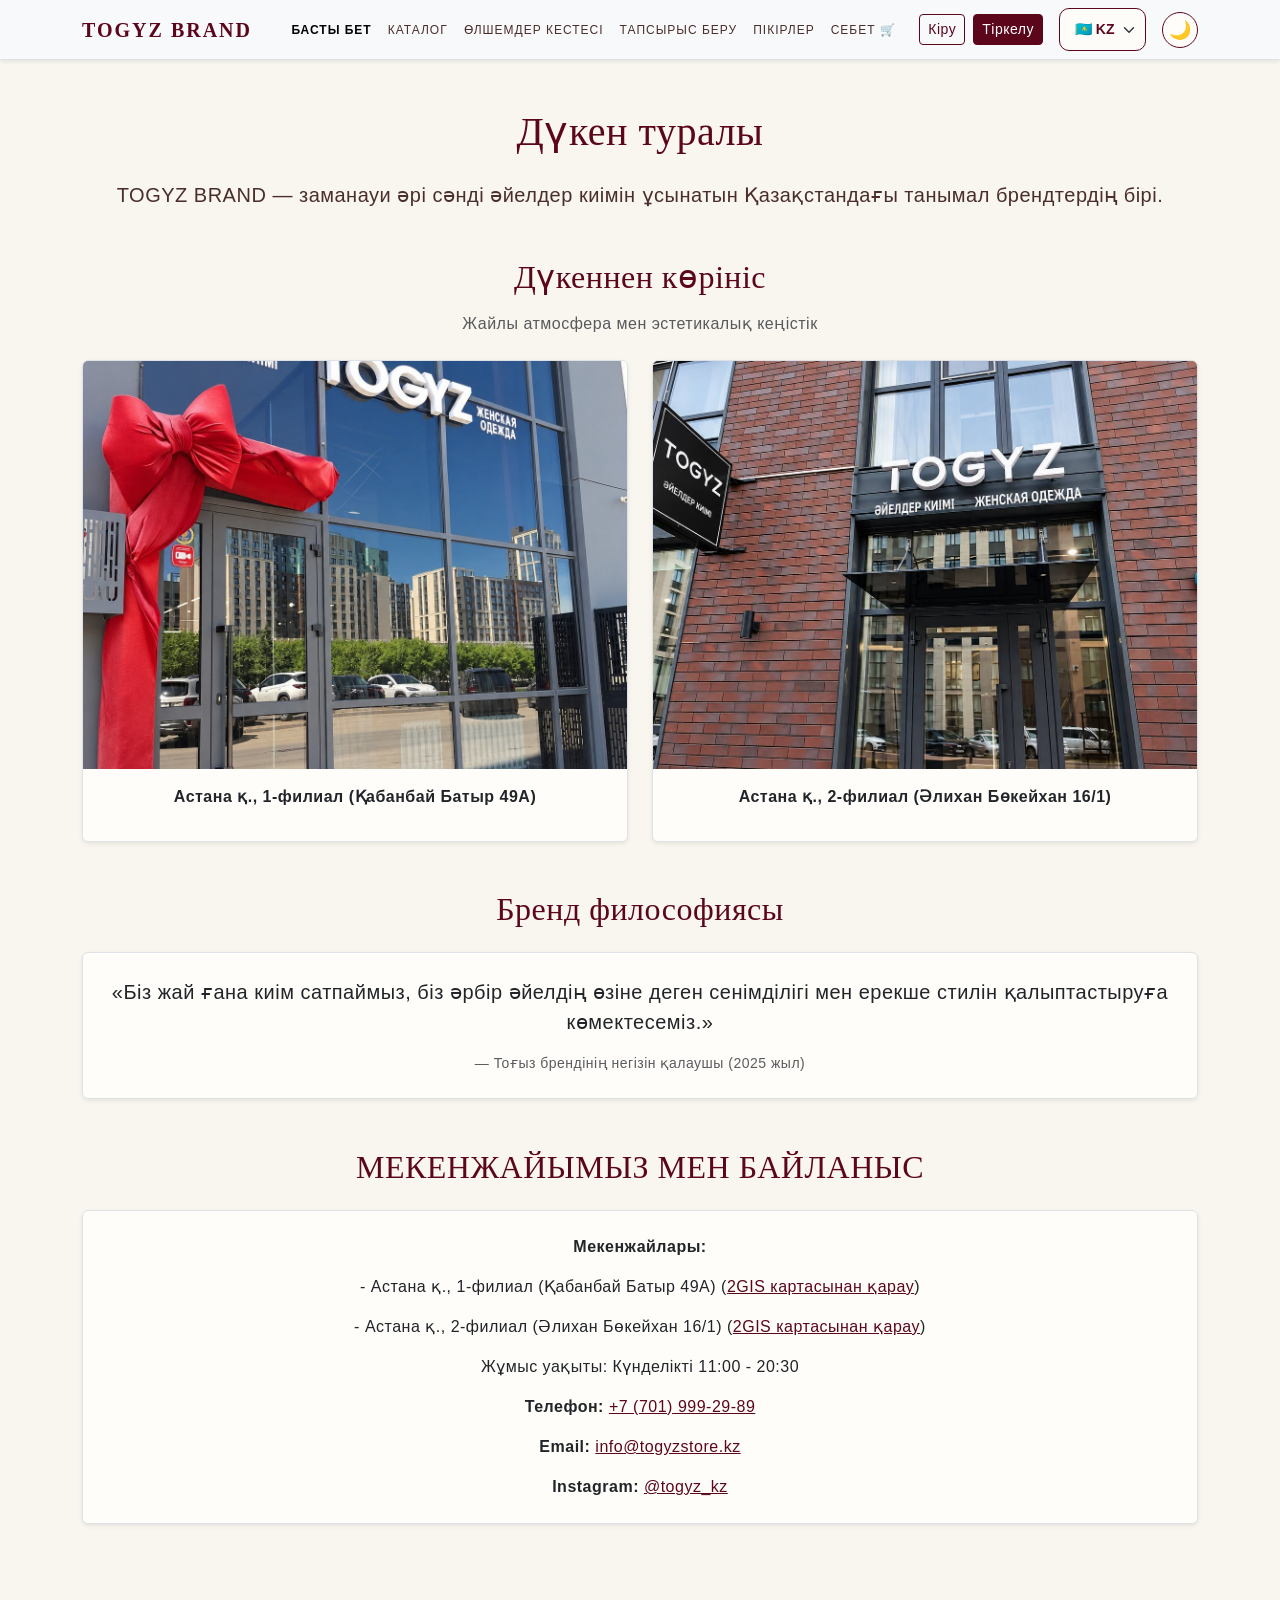
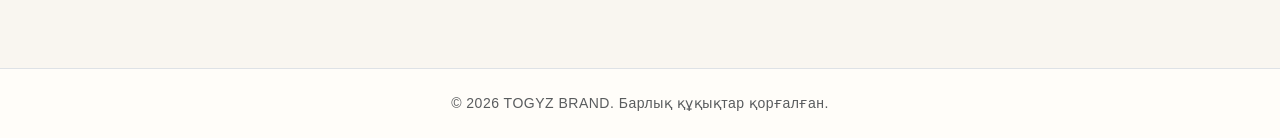
<file: index.html>
<!DOCTYPE html>
<html lang="kk">
<head>
    <meta charset="UTF-8">
    <meta name="viewport" content="width=device-width, initial-scale=1.0">
    <title>TOGYZ BRAND — Басты бет</title>
    <!-- Bootstrap 5.3.2 CDN -->
    <link href="https://cdn.jsdelivr.net/npm/bootstrap@5.3.2/dist/css/bootstrap.min.css" rel="stylesheet">
    <link rel="stylesheet" href="css/base.css">
    <link rel="stylesheet" href="css/dariya.css">
</head>
<body>

<!-- Navigation Bar -->
<nav class="navbar navbar-expand-lg bg-light border-bottom shadow-sm">
    <div class="container">
        <a class="navbar-brand fw-bold" href="index.html" style="color: #5C061C;">TOGYZ BRAND</a>
        <button class="navbar-toggler" type="button" data-bs-toggle="collapse" data-bs-target="#mainNavbar">
            <span class="navbar-toggler-icon"></span>
        </button>
        <div class="collapse navbar-collapse" id="mainNavbar">
            <ul class="navbar-nav mx-auto text-center">
                <li class="nav-item"><a class="nav-link active fw-bold" href="index.html" data-i18n="navHome">БАСТЫ БЕТ</a></li>
                <li class="nav-item"><a class="nav-link" href="catalog.html" data-i18n="navCatalog">КАТАЛОГ</a></li>
                <li class="nav-item"><a class="nav-link" href="size-guide.html" data-i18n="navSize">ӨЛШЕМДЕР КЕСТЕСІ</a></li>
                <li class="nav-item"><a class="nav-link" href="order.html" data-i18n="navOrder">ТАПСЫРЫС БЕРУ</a></li>
                <li class="nav-item"><a class="nav-link" href="reviews.html" data-i18n="navReviews">ПІКІРЛЕР</a></li>
                <li class="nav-item"><a class="nav-link" href="cart.html" data-i18n="navCart">СЕБЕТ 🛒</a></li>
            </ul>
            <div class="auth-buttons-container d-flex justify-content-center gap-2 mt-3 mt-lg-0 align-items-center">
                <a href="#login-modal" id="nav-login-btn" class="btn btn-outline-dark btn-sm" data-i18n="navLogin">Кіру</a>
                <a href="#signup-modal" id="nav-signup-btn" class="btn btn-dark btn-sm" data-i18n="navRegister">Тіркелу</a>
            </div>
        </div>
    </div>
</nav>

<main id="index-main-content">
    <div class="container py-5">
        <!-- ДҮКЕН ТУРАЛЫ -->
        <section id="introduction-section" class="mb-5">
            <h1 class="display-6 text-center mb-4" style="color: #5C061C;" data-i18n="aboutTitle">Дүкен туралы</h1>
            <p class="lead text-center" data-i18n="aboutDesc">
                <strong>TOGYZ BRAND</strong> — заманауи әрі сәнді әйелдер киімін ұсынатын Қазақстандағы танымал брендтердің бірі. Дүкен жинағында күнделікті киюге арналған ыңғайлы киімдерден бастап, кешкі жиындар мен салтанатты шараларға арналған сәнді көйлектер, костюмдер және сапалы аяқ киімдер бар.
            </p>
        </section>

        <!-- ДҮКЕННЕН КӨРІНІС -->
        <section id="store-view-section" class="mb-5">
            <h2 class="text-center mb-3" data-i18n="galleryTitle">Дүкеннен көрініс</h2>
            <p class="text-center text-body-secondary mb-4" data-i18n="gallerySubtitle">Жайлы атмосфера мен эстетикалық кеңістік</p>

            <div class="row g-4 justify-content-center" id="store-images-grid">
                <div class="col-12 col-md-6">
                    <figure class="card h-100 shadow-sm border">
                        <div class="ratio ratio-4x3">
                            <img src="images/togyz.png" class="card-img-top object-fit-cover" alt="Togyz 1">
                        </div>
                        <figcaption class="card-body text-center">
                            <p class="card-text mb-0 fw-bold" data-i18n="branch1">Астана қ., 1-филиал (Қабанбай Батыр 49А)</p>
                        </figcaption>
                    </figure>
                </div>
                <div class="col-12 col-md-6">
                    <figure class="card h-100 shadow-sm border">
                        <div class="ratio ratio-4x3">
                            <img src="images/togyz16.jpg" class="card-img-top object-fit-cover" alt="Togyz 2">
                        </div>
                        <figcaption class="card-body text-center">
                            <p class="card-text mb-0 fw-bold" data-i18n="branch2">Астана қ., 2-филиал (Әлихан Бөкейхан 16/1)</p>
                        </figcaption>
                    </figure>
                </div>
            </div>
        </section>

        <!-- БРЕНД ФИЛОСОФИЯСЫ -->
        <section id="philosophy-section" class="mb-5">
            <h2 class="text-center mb-4" data-i18n="philosophyTitle">Бренд философиясы</h2>
            <div class="card shadow-sm border">
                <div class="card-body text-center p-4">
                    <p class="lead mb-3" data-i18n="philosophyQuote">«Біз жай ғана киім сатпаймыз, біз әрбір әйелдің өзіне деген сенімділігі мен ерекше стилін қалыптастыруға көмектесеміз.»</p>
                    <p class="text-body-secondary small mb-0" data-i18n="philosophyAuthor">— Тоғыз брендінің негізін қалаушы (2025 жыл)</p>
                </div>
            </div>
        </section>

        <!-- МЕКЕНЖАЙЫМЫЗ МЕН БАЙЛАНЫС -->
        <section id="contact-info-section" class="contact-section mb-5">
            <h2 class="text-center mb-4" style="color: #5C061C;" data-i18n="contactTitle">МЕКЕНЖАЙЫМЫЗ МЕН БАЙЛАНЫС</h2>
            <div class="card shadow-sm border">
                <div class="card-body text-center p-4">
                    <p class="fw-bold" data-i18n="addressLabel">Мекенжайлары:</p>
                    <p>- <span data-i18n="branch1">Астана қ., 1-филиал (Қабанбай Батыр 49А)</span> (<a href="https://2gis.kz/astana/geo/70000001114635110" target="_blank" data-i18n="mapLink">2GIS картасынан қарау</a>)</p>
                    <p>- <span data-i18n="branch2">Астана қ., 2-филиал (Әлихан Бөкейхан 16/1)</span> (<a href="https://2gis.kz/astana/geo/70000001113373579" target="_blank" data-i18n="mapLink">2GIS картасынан қарау</a>)</p>
                    <p class="mt-3" data-i18n="workHours">Жұмыс уақыты: Күнделікті 11:00 - 20:30</p>
                    <p><strong data-i18n="phoneLabel">Телефон:</strong> <a href="tel:+77019992989">+7 (701) 999-29-89</a></p>
                    <p><strong>Email:</strong> <a href="mailto:info@togyzstore.kz">info@togyzstore.kz</a></p>
                    <p class="mb-0"><strong>Instagram:</strong> <a href="https://www.instagram.com/togyz_kz" target="_blank">@togyz_kz</a></p>
                </div>
            </div>
        </section>
    </div>
</main>

<footer class="container-fluid border-top text-center py-4 mt-5">
    <p class="small text-body-secondary mb-0" data-i18n="footerText">&copy; 2026 TOGYZ BRAND. Барлық құқықтар қорғалған.</p>
</footer>

<!-- Modals -->
<div id="login-modal" class="modal-overlay">
    <div class="modal-content">
        <a href="#" class="close-btn" id="close-login-btn">&times;</a>
        <h3 data-i18n="modalLoginTitle">Жүйеге кіру</h3>
        <form class="auth-form" id="index-login-form">
            <div class="form-group mb-2">
                <label for="login-email">Email:</label>
                <input type="email" id="login-email" class="form-control" required>
            </div>
            <div class="form-group mb-2">
                <label for="login-pass" data-i18n="labelPass">Құпия сөз:</label>
                <input type="password" id="login-pass" class="form-control" required>
            </div>
            <button type="submit" id="index-login-submit" class="btn btn-dark w-100 mt-2" data-i18n="navLogin">Кіру</button>
        </form>
    </div>
</div>

<div id="signup-modal" class="modal-overlay">
    <div class="modal-content">
        <a href="#" class="close-btn" id="close-signup-btn">&times;</a>
        <h3 data-i18n="modalSignupTitle">Тіркелу</h3>
        <form class="auth-form" id="index-signup-form">
            <div class="form-group mb-2">
                <label for="reg-name" data-i18n="labelName">Аты-жөні:</label>
                <input type="text" id="reg-name" class="form-control" required>
            </div>
            <div class="form-group mb-2">
                <label for="reg-email">Email:</label>
                <input type="email" id="reg-email" class="form-control" required>
            </div>
            <div class="form-group mb-2">
                <label for="reg-pass" data-i18n="labelPass">Құпия сөз:</label>
                <input type="password" id="reg-pass" class="form-control" required>
            </div>
            <button type="submit" id="index-signup-submit" class="btn btn-dark w-100 mt-2" data-i18n="navRegister">Тіркелу</button>
        </form>
    </div>
</div>

<script src="https://cdn.jsdelivr.net/npm/bootstrap@5.3.2/dist/js/bootstrap.bundle.min.js"></script>
<!-- jQuery 3.7.1 CDN -->
<script src="https://code.jquery.com/jquery-3.7.1.min.js"></script>
<script src="js/app-query.js" defer></script>
<script src="js/data.js" defer></script>
<script src="js/main.js" defer></script>
<script src="js/auth.js" defer></script>
<script src="js/home.js" defer></script>

</body>
</html>
</file>
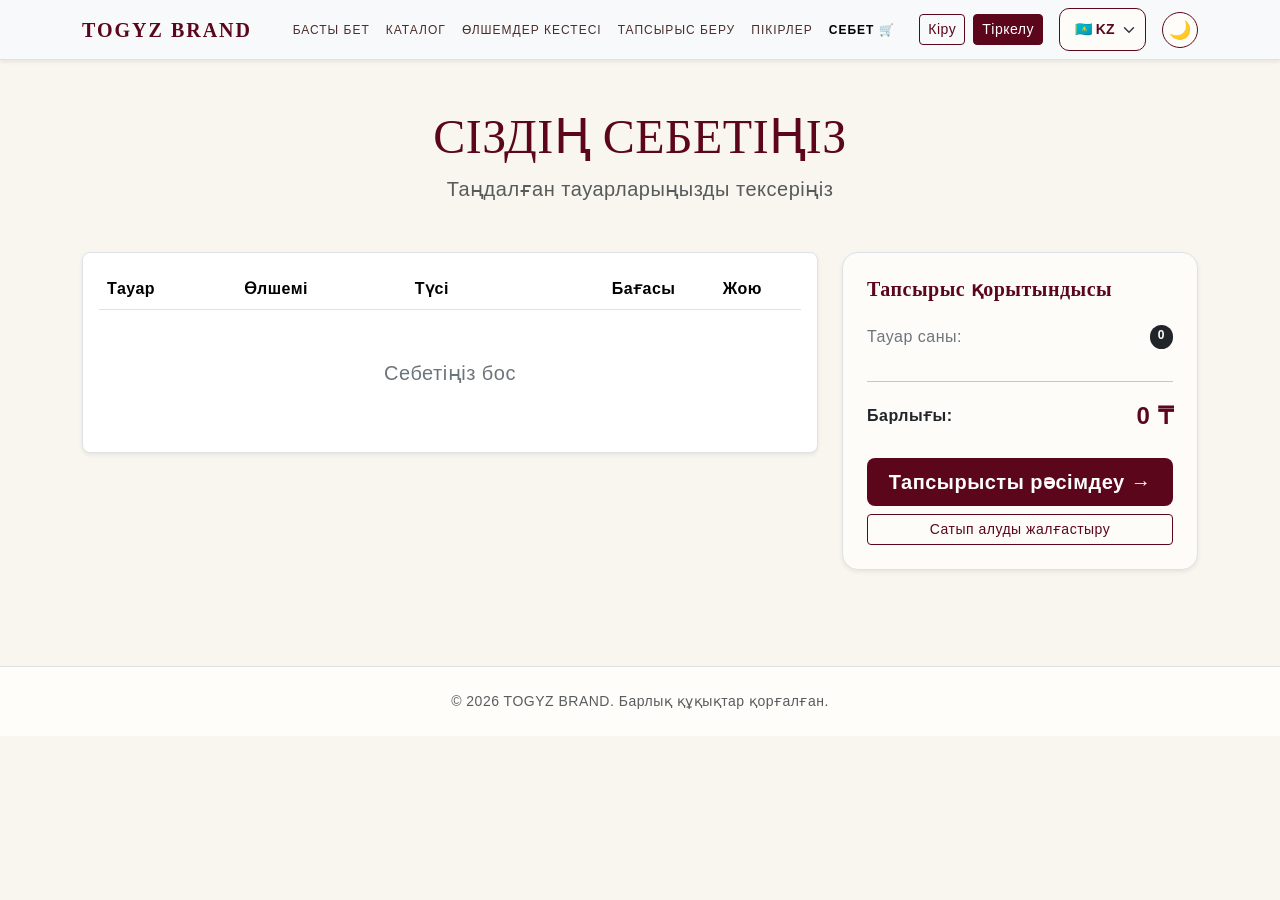
<file: cart.html>
<!DOCTYPE html>
<html lang="kk">
<head>
    <meta charset="UTF-8">
    <meta name="viewport" content="width=device-width, initial-scale=1.0">
    <title>Togyz - Себет</title>
    <!-- Bootstrap 5.3.2 CDN -->
    <link href="https://cdn.jsdelivr.net/npm/bootstrap@5.3.2/dist/css/bootstrap.min.css" rel="stylesheet">
    <link rel="stylesheet" href="css/base.css">
    <link rel="stylesheet" href="css/dariya.css">
</head>
<body>

<!-- Navigation Bar -->
<nav class="navbar navbar-expand-lg bg-light border-bottom shadow-sm">
    <div class="container">
        <a class="navbar-brand fw-bold" href="index.html" style="color: #5C061C;">TOGYZ BRAND</a>
        <button class="navbar-toggler" type="button" data-bs-toggle="collapse" data-bs-target="#mainNavbar">
            <span class="navbar-toggler-icon"></span>
        </button>
        <div class="collapse navbar-collapse" id="mainNavbar">
            <ul class="navbar-nav mx-auto text-center">
                <li class="nav-item"><a class="nav-link" href="index.html" data-i18n="navHome">БАСТЫ БЕТ</a></li>
                <li class="nav-item"><a class="nav-link" href="catalog.html" data-i18n="navCatalog">КАТАЛОГ</a></li>
                <li class="nav-item"><a class="nav-link" href="size-guide.html" data-i18n="navSize">ӨЛШЕМДЕР КЕСТЕСІ</a></li>
                <li class="nav-item"><a class="nav-link" href="order.html" data-i18n="navOrder">ТАПСЫРЫС БЕРУ</a></li>
                <li class="nav-item"><a class="nav-link" href="reviews.html" data-i18n="navReviews">ПІКІРЛЕР</a></li>
                <li class="nav-item"><a class="nav-link active fw-bold" href="cart.html" data-i18n="navCart">СЕБЕТ 🛒</a></li>
            </ul>
            <div class="auth-buttons-container d-flex justify-content-center gap-2 mt-3 mt-lg-0 align-items-center">
                <a href="#login-modal" id="nav-login-btn" class="btn btn-outline-dark btn-sm" data-i18n="navLogin">Кіру</a>
                <a href="#signup-modal" id="nav-signup-btn" class="btn btn-dark btn-sm" data-i18n="navRegister">Тіркелу</a>
            </div>
        </div>
    </div>
</nav>

<main class="container py-5" id="cart-main-container">
    <h1 class="display-5 text-center mb-2" style="color: #5C061C; font-family: serif;" data-i18n="cartTitle">СІЗДІҢ СЕБЕТІҢІЗ</h1>
    <p class="lead text-center text-body-secondary mb-5" data-i18n="cartSub">Таңдалған тауарларыңызды тексеріңіз</p>

    <div class="row g-4">
        <!-- Таблица товаров -->
        <div class="col-12 col-lg-8">
            <div class="table-responsive shadow-sm rounded-3 border bg-white p-3">
                <table class="table align-middle mb-0">
                    <thead>
                        <tr>
                            <th data-i18n="thProduct">Тауар</th>
                            <th data-i18n="thSize">Size</th>
                            <th data-i18n="thColor">Түсі</th>
                            <th class="text-end" data-i18n="thPrice">Бағасы</th>
                            <th class="text-center" data-i18n="thDelete">Жою</th>
                        </tr>
                    </thead>
                    <tbody id="cart-items-list">
                        <!-- Динамические товары -->
                    </tbody>
                </table>
                <div id="empty-cart-message" class="text-center py-5 d-none">
                    <p class="fs-5 text-secondary mb-0" data-i18n="cartEmptyMsg">Себетіңіз бос</p>
                </div>
            </div>
        </div>

        <!-- Итоговый блок -->
        <div class="col-12 col-lg-4">
            <div class="card shadow-sm border p-4 rounded-4" style="background-color: #FDFCF9;">
                <h2 class="h5 fw-bold mb-4" style="color: #5C061C;" data-i18n="summaryTitle">Тапсырыс қорытындысы</h2>
                
                <div class="d-flex justify-content-between mb-3">
                    <span class="text-secondary" data-i18n="summaryItemCount">Тауар саны:</span>
                    <span id="cart-item-count" class="badge text-bg-dark rounded-pill px-2 py-1">0</span>
                </div>

                <hr class="my-3">

                <div class="d-flex justify-content-between mb-4 align-items-center">
                    <span class="fw-bold fs-6" data-i18n="summaryTotal">Барлығы:</span>
                    <span id="cart-total-price" class="fw-bold fs-4" style="color: #5C061C;">0 ₸</span>
                </div>

                <div class="d-grid gap-2">
                    <a href="order.html" class="btn btn-lg fw-semibold text-white py-2" style="background-color: #5C061C;" data-i18n="btnCheckout">
                        Тапсырысты рәсімдеу →
                    </a>
                    <a href="catalog.html" class="btn btn-outline-dark btn-sm" data-i18n="btnContinueShopping">
                        Сатып алуды жалғастыру
                    </a>
                </div>
            </div>
        </div>
    </div>
</main>

<footer class="container-fluid border-top text-center py-4 mt-5">
    <p class="small text-body-secondary mb-0" data-i18n="footerText">&copy; 2026 TOGYZ BRAND. Барлық құқықтар қорғалған.</p>
</footer>

<!-- Modals -->
<div id="login-modal" class="modal-overlay">
    <div class="modal-content">
        <a href="#" class="close-btn" id="close-login-btn">&times;</a>
        <h3 data-i18n="modalLoginTitle">Жүйеге кіру</h3>
        <form class="auth-form" id="cart-login-form">
            <div class="form-group mb-2">
                <label for="login-email">Email:</label>
                <input type="email" id="login-email" class="form-control" required>
            </div>
            <div class="form-group mb-2">
                <label for="login-pass" data-i18n="labelPass">Құпия сөз:</label>
                <input type="password" id="login-pass" class="form-control" required>
            </div>
            <button type="submit" id="cart-login-submit" class="btn btn-dark w-100 mt-2" data-i18n="navLogin">Кіру</button>
        </form>
    </div>
</div>

<div id="signup-modal" class="modal-overlay">
    <div class="modal-content">
        <a href="#" class="close-btn" id="close-signup-btn">&times;</a>
        <h3 data-i18n="modalSignupTitle">Тіркелу</h3>
        <form class="auth-form" id="cart-signup-form">
            <div class="form-group mb-2">
                <label for="reg-name" data-i18n="labelName">Аты-жөні:</label>
                <input type="text" id="reg-name" class="form-control" required>
            </div>
            <div class="form-group mb-2">
                <label for="reg-email">Email:</label>
                <input type="email" id="reg-email" class="form-control" required>
            </div>
            <div class="form-group mb-2">
                <label for="reg-pass" data-i18n="labelPass">Құпия сөз:</label>
                <input type="password" id="reg-pass" class="form-control" required>
            </div>
            <button type="submit" id="cart-signup-submit" class="btn btn-dark w-100 mt-2" data-i18n="navRegister">Тіркелу</button>
        </form>
    </div>
</div>

<script src="https://cdn.jsdelivr.net/npm/bootstrap@5.3.2/dist/js/bootstrap.bundle.min.js"></script>
<script src="https://code.jquery.com/jquery-3.7.1.min.js"></script>
<script src="js/app-query.js" defer></script>
<script src="js/data.js" defer></script>
<script src="js/main.js" defer></script>
<script src="js/cart.js" defer></script>
<script src="js/auth.js" defer></script>

</body>
</html>
</file>
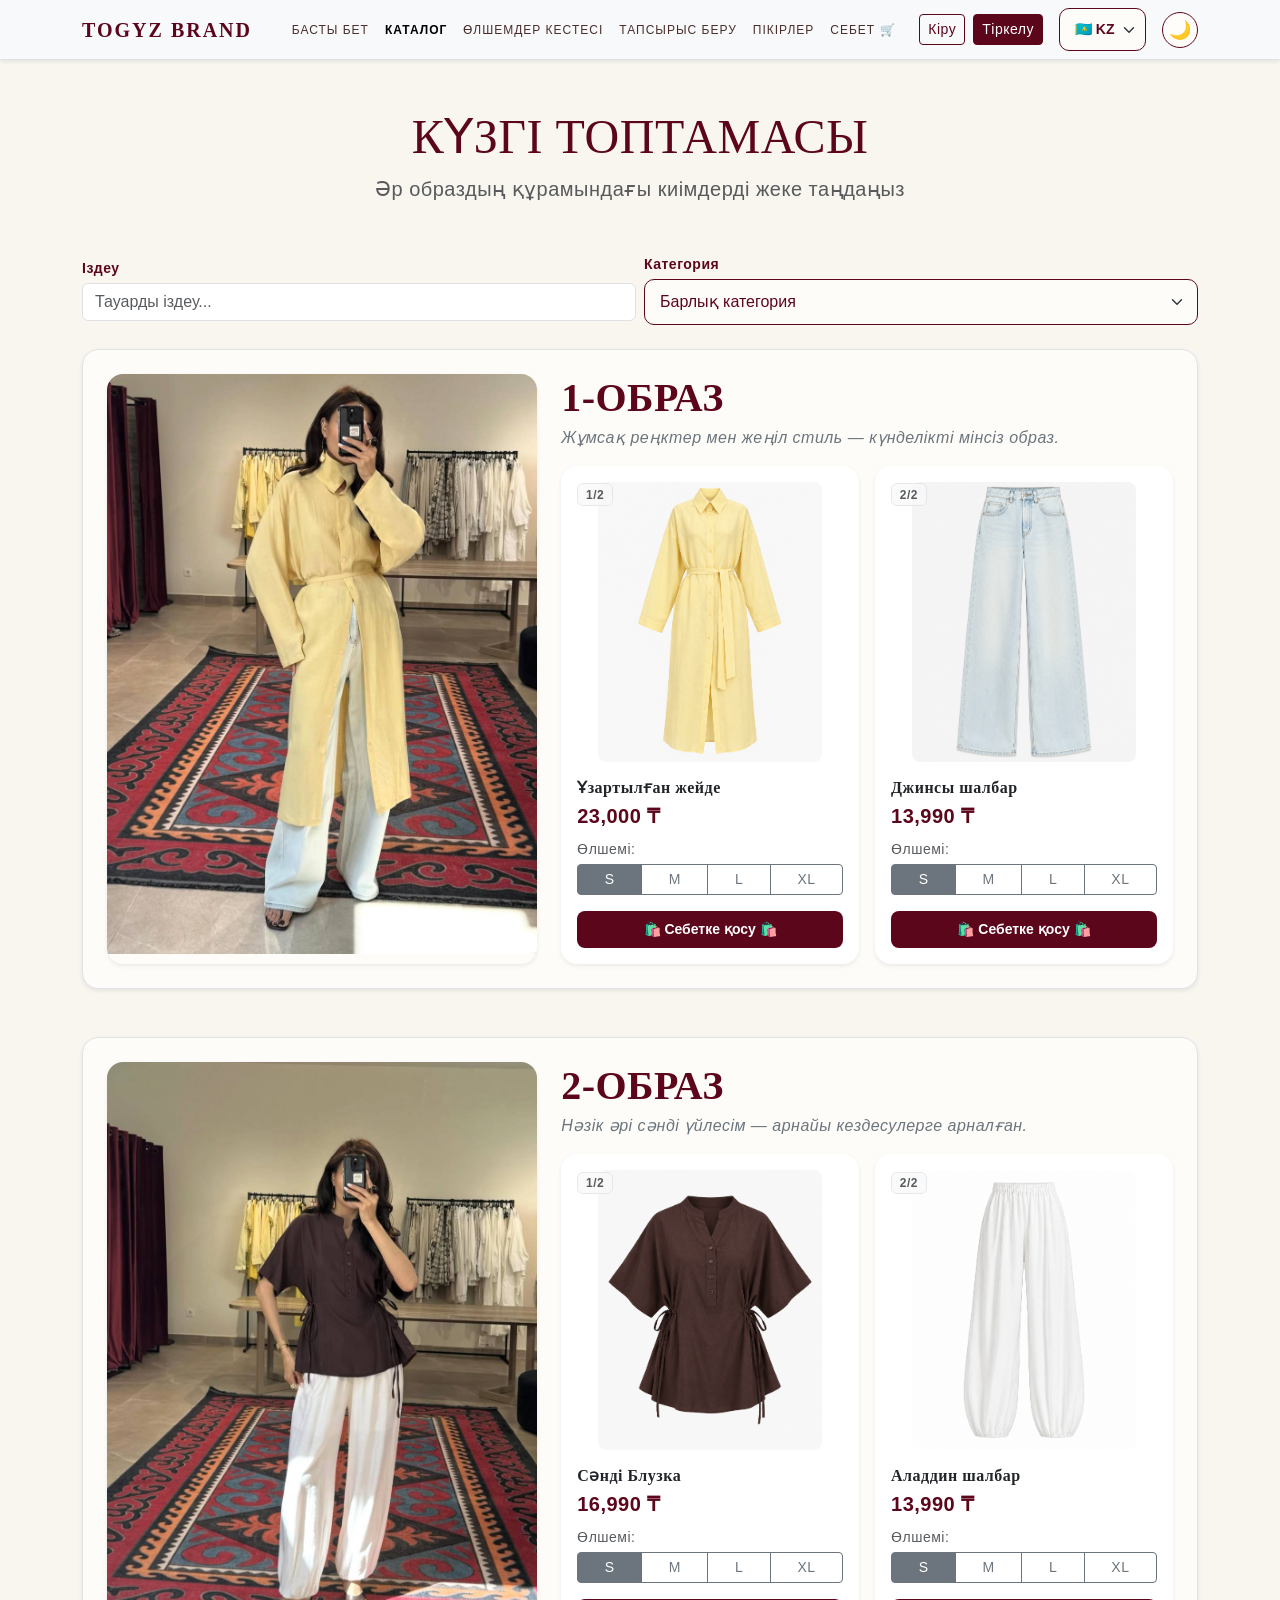
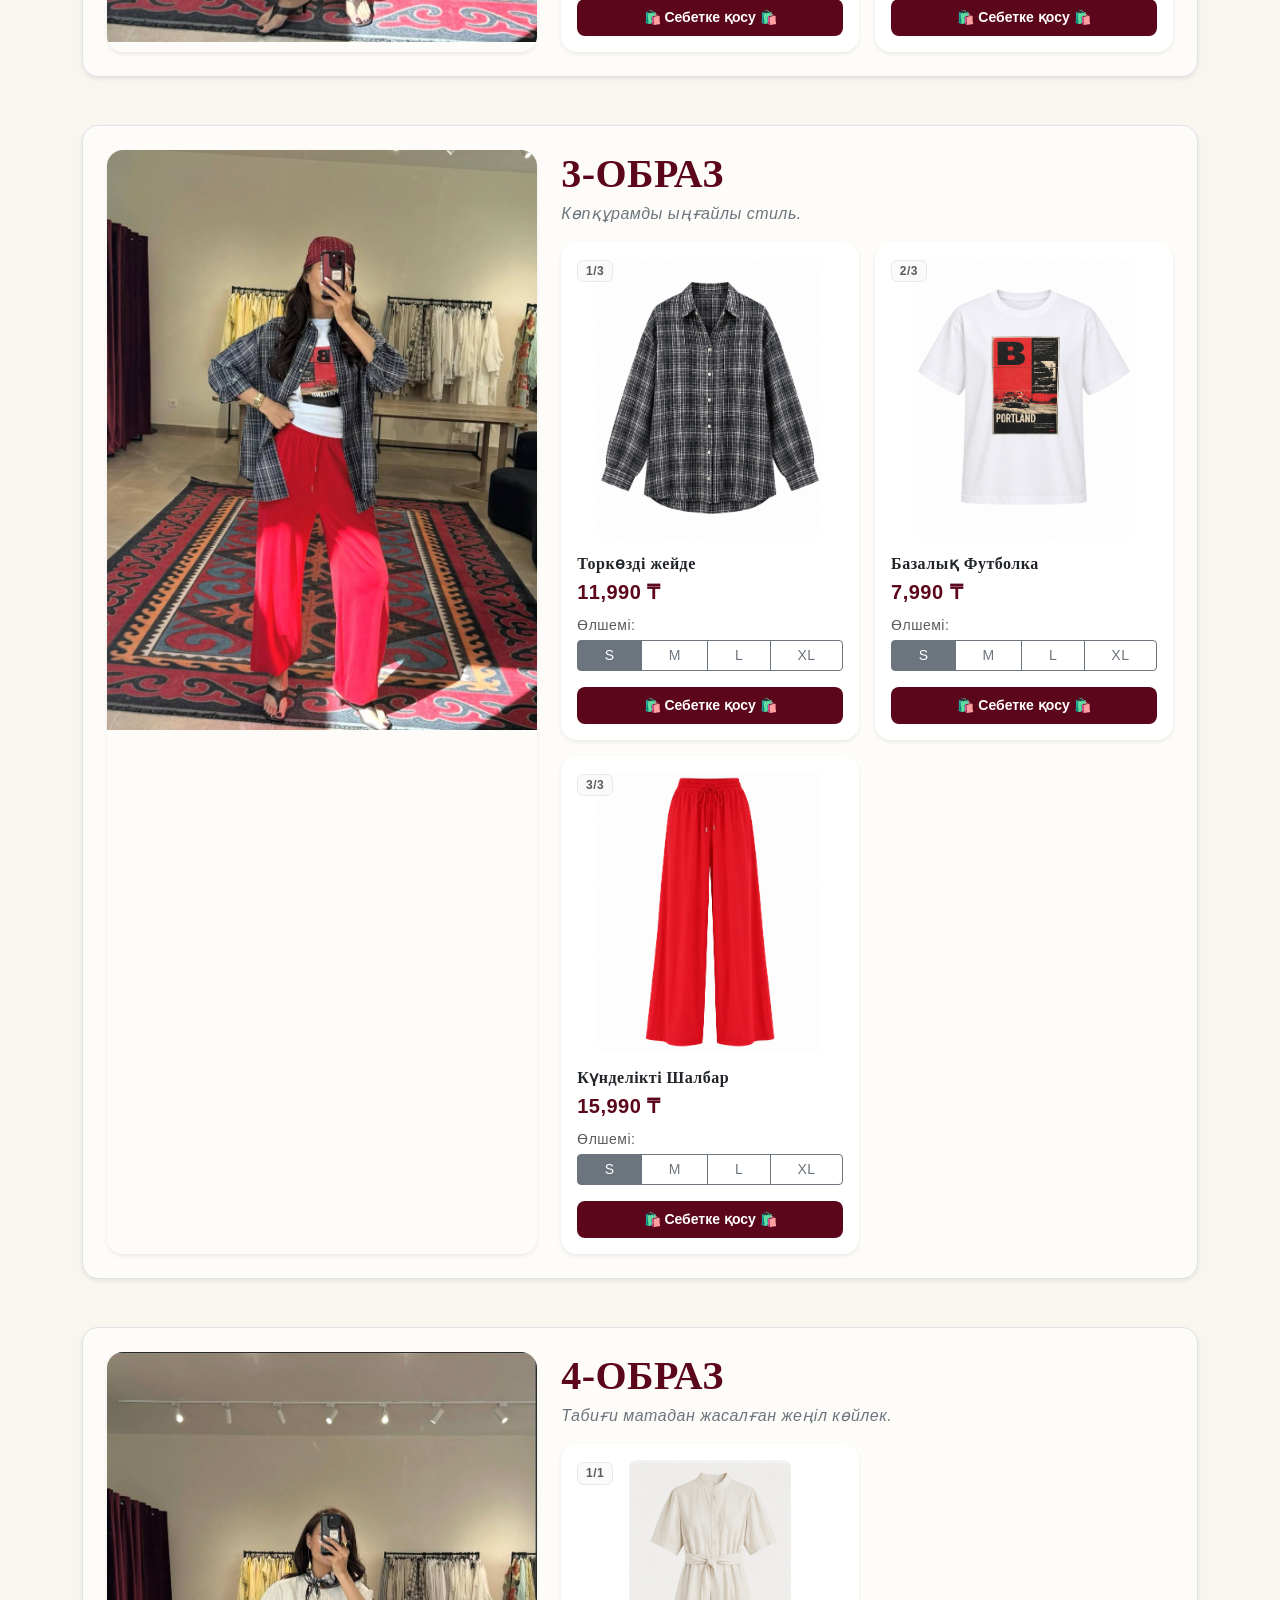
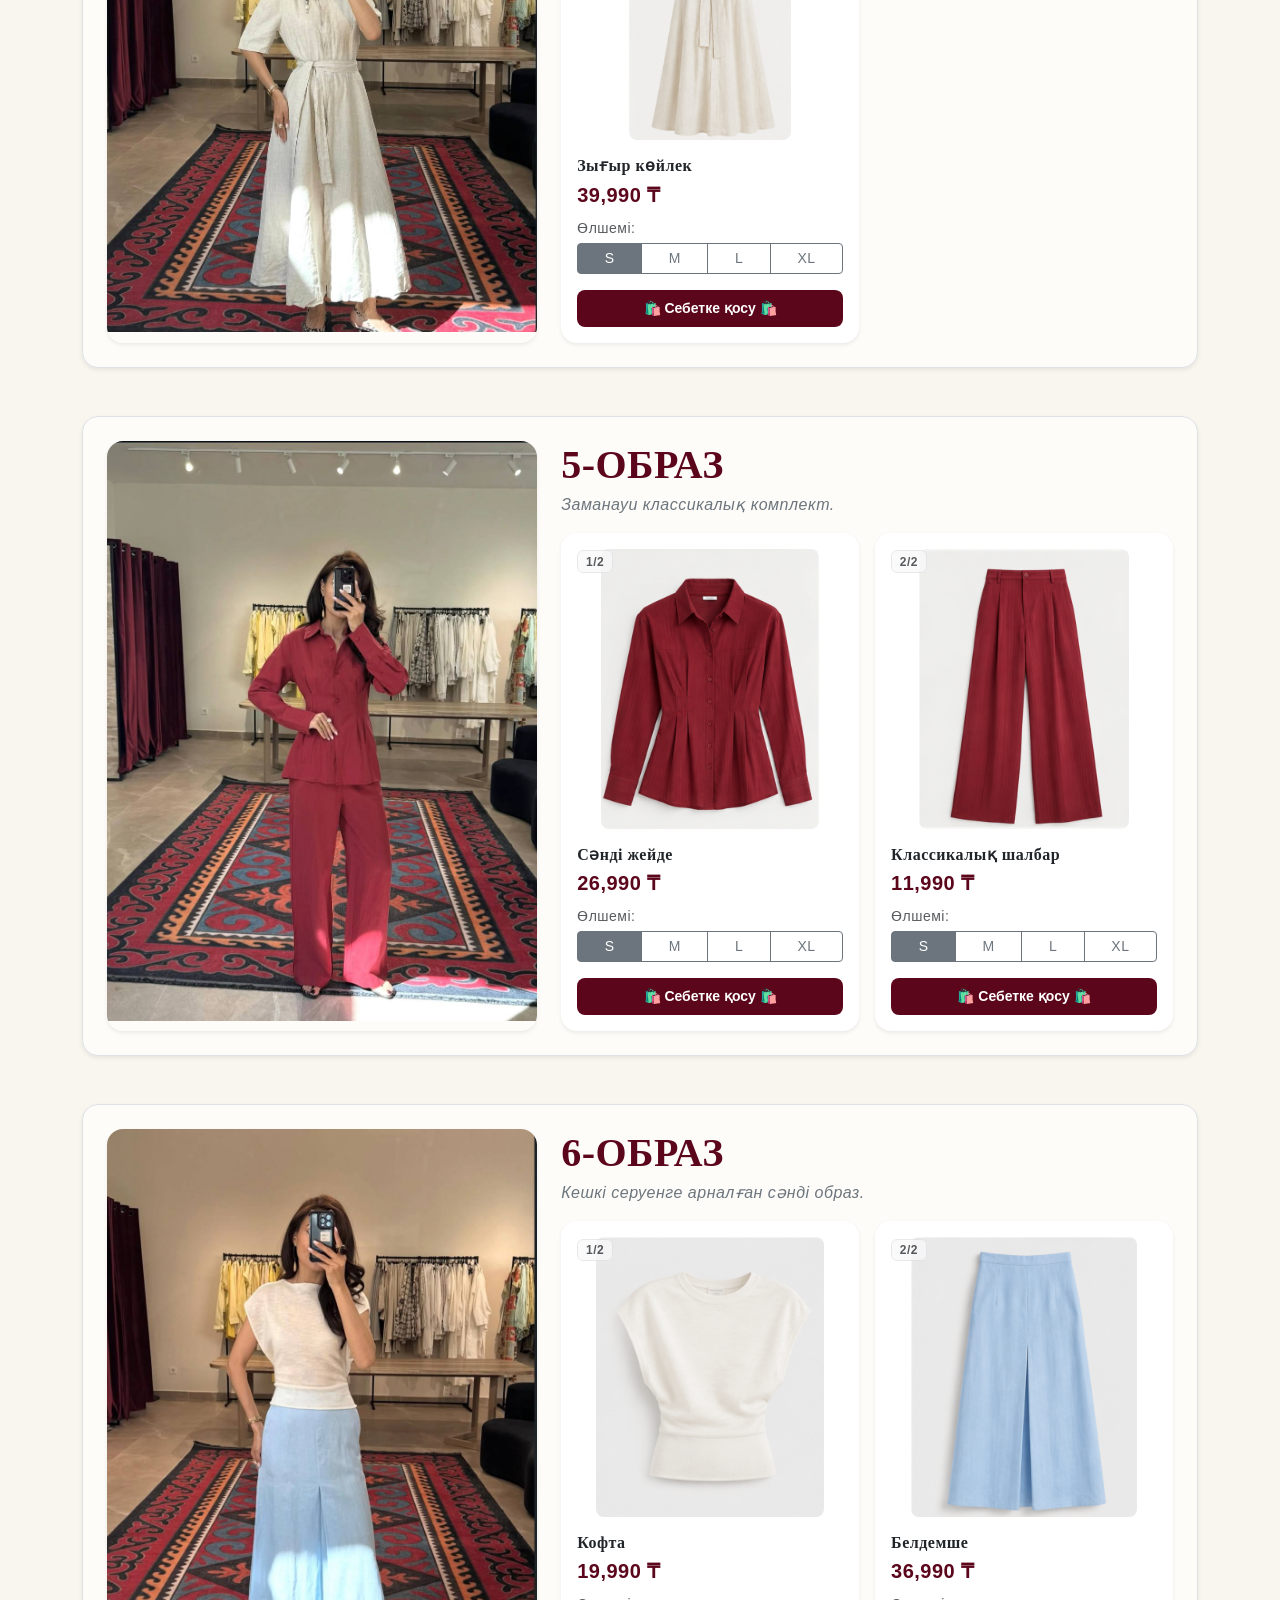
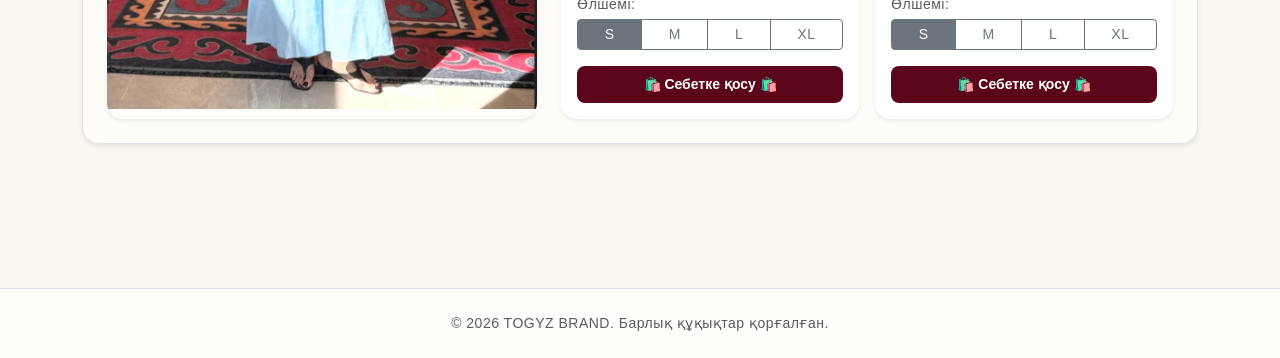
<file: catalog.html>
<!DOCTYPE html>
<html lang="kk">
<head>
    <meta charset="UTF-8">
    <meta name="viewport" content="width=device-width, initial-scale=1.0">
    <title>Togyz - Киім Каталогы</title>
    <!-- Bootstrap 5.3.2 CDN -->
    <link href="https://cdn.jsdelivr.net/npm/bootstrap@5.3.2/dist/css/bootstrap.min.css" rel="stylesheet">
    <link rel="stylesheet" href="css/base.css">
    <link rel="stylesheet" href="css/dariya.css">
</head>
<body>

<!-- Navigation Bar -->
<nav class="navbar navbar-expand-lg bg-light border-bottom shadow-sm">
    <div class="container">
        <a class="navbar-brand fw-bold" href="index.html" style="color: #5C061C;">TOGYZ BRAND</a>
        <button class="navbar-toggler" type="button" data-bs-toggle="collapse" data-bs-target="#mainNavbar">
            <span class="navbar-toggler-icon"></span>
        </button>
        <div class="collapse navbar-collapse" id="mainNavbar">
            <ul class="navbar-nav mx-auto text-center">
                <li class="nav-item"><a class="nav-link" href="index.html" data-i18n="navHome">БАСТЫ БЕТ</a></li>
                <li class="nav-item"><a class="nav-link active fw-bold" href="catalog.html" data-i18n="navCatalog">КАТАЛОГ</a></li>
                <li class="nav-item"><a class="nav-link" href="size-guide.html" data-i18n="navSize">ӨЛШЕМДЕР КЕСТЕСІ</a></li>
                <li class="nav-item"><a class="nav-link" href="order.html" data-i18n="navOrder">ТАПСЫРЫС БЕРУ</a></li>
                <li class="nav-item"><a class="nav-link" href="reviews.html" data-i18n="navReviews">ПІКІРЛЕР</a></li>
                <li class="nav-item"><a class="nav-link" href="cart.html" data-i18n="navCart">СЕБЕТ 🛒</a></li>
            </ul>
            <div class="auth-buttons-container d-flex justify-content-center gap-2 mt-3 mt-lg-0 align-items-center">
                <a href="#login-modal" id="nav-login-btn" class="btn btn-outline-dark btn-sm" data-i18n="navLogin">Кіру</a>
                <a href="#signup-modal" id="nav-signup-btn" class="btn btn-dark btn-sm" data-i18n="navRegister">Тіркелу</a>
            </div>
        </div>
    </div>
</nav>

<main class="container py-5" id="catalog-main-container">
    <section id="collection" class="mb-5">
        <h1 class="display-5 text-center mb-2" style="color: #5C061C; font-family: serif;" data-i18n="catalogMainTitle">AUTUMN COLLECTION</h1>
        <p class="lead text-center text-body-secondary mb-5" data-i18n="catalogSubTitle">Shop individual pieces from each outfit</p>

        <!-- Shop the Look Cards Container -->
        <div id="product-grid-container"></div>
    </section>
</main>

<footer class="container-fluid border-top text-center py-4 mt-5">
    <p class="small text-body-secondary mb-0" data-i18n="footerText">&copy; 2026 TOGYZ BRAND. Барлық құқықтар қорғалған.</p>
</footer>

<!-- Modals -->
<div id="login-modal" class="modal-overlay">
    <div class="modal-content">
        <a href="#" class="close-btn" id="close-login-btn">&times;</a>
        <h3 data-i18n="modalLoginTitle">Жүйеге кіру</h3>
        <form class="auth-form" id="catalog-login-form">
            <div class="form-group mb-2">
                <label for="login-email">Email:</label>
                <input type="email" id="login-email" class="form-control" required>
            </div>
            <div class="form-group mb-2">
                <label for="login-pass" data-i18n="labelPass">Құпия сөз:</label>
                <input type="password" id="login-pass" class="form-control" required>
            </div>
            <button type="submit" id="catalog-login-submit" class="btn btn-dark w-100 mt-2" data-i18n="navLogin">Кіру</button>
        </form>
    </div>
</div>

<div id="signup-modal" class="modal-overlay">
    <div class="modal-content">
        <a href="#" class="close-btn" id="close-signup-btn">&times;</a>
        <h3 data-i18n="modalSignupTitle">Тіркелу</h3>
        <form class="auth-form" id="catalog-signup-form">
            <div class="form-group mb-2">
                <label for="reg-name" data-i18n="labelName">Аты-жөні:</label>
                <input type="text" id="reg-name" class="form-control" required>
            </div>
            <div class="form-group mb-2">
                <label for="reg-email">Email:</label>
                <input type="email" id="reg-email" class="form-control" required>
            </div>
            <div class="form-group mb-2">
                <label for="reg-pass" data-i18n="labelPass">Құпия сөз:</label>
                <input type="password" id="reg-pass" class="form-control" required>
            </div>
            <button type="submit" id="catalog-signup-submit" class="btn btn-dark w-100 mt-2" data-i18n="navRegister">Тіркелу</button>
        </form>
    </div>
</div>

<script src="https://cdn.jsdelivr.net/npm/bootstrap@5.3.2/dist/js/bootstrap.bundle.min.js"></script>
<!-- jQuery 3.7.1 CDN -->
<script src="https://code.jquery.com/jquery-3.7.1.min.js"></script>
<script src="js/app-query.js" defer></script>
<script src="js/data.js" defer></script>
<script src="js/main.js" defer></script>
<script src="js/catalog.js" defer></script>
<script src="js/cart.js" defer></script>
<script src="js/auth.js" defer></script>
</body>
</html>
</file>
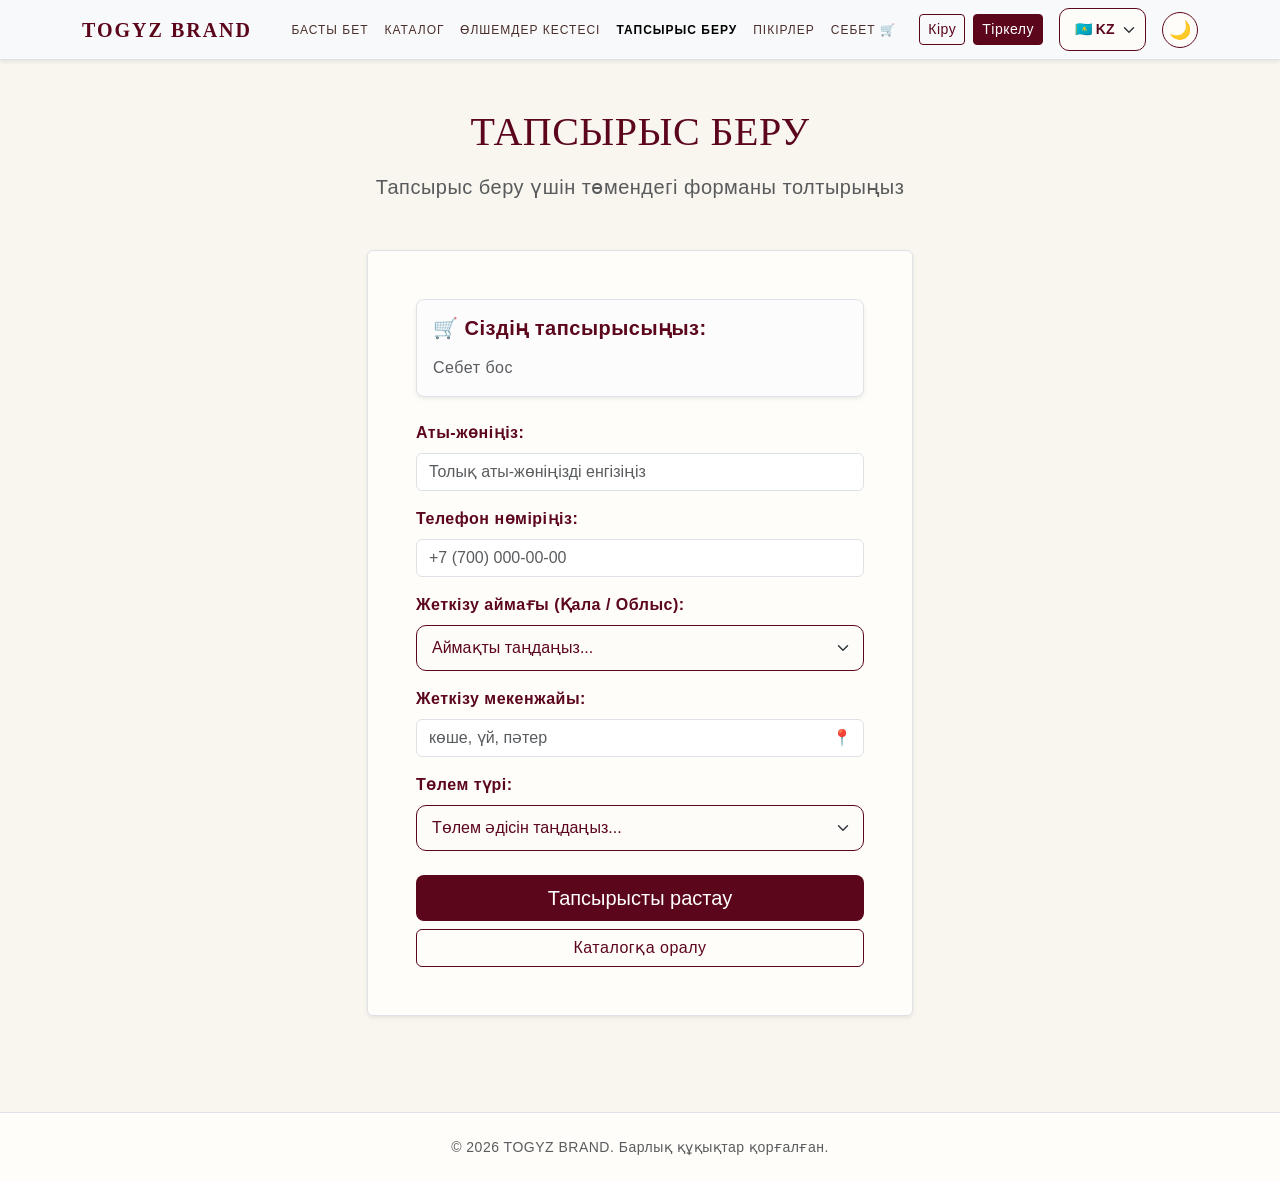
<file: order.html>
<!DOCTYPE html>
<html lang="kk">
<head>
    <meta charset="UTF-8">
    <meta name="viewport" content="width=device-width, initial-scale=1.0">
    <title>Тапсырыс беру TOGYZ BRAND</title>
    <!-- Bootstrap 5.3.2 CDN -->
    <link href="https://cdn.jsdelivr.net/npm/bootstrap@5.3.2/dist/css/bootstrap.min.css" rel="stylesheet">
    <link rel="stylesheet" href="css/base.css">
    <link rel="stylesheet" href="css/dariya.css">
</head>
<body>

<nav class="navbar navbar-expand-lg bg-light border-bottom shadow-sm">
    <div class="container">
        <a class="navbar-brand fw-bold" href="index.html" style="color: #5C061C;">TOGYZ BRAND</a>
        <button class="navbar-toggler" type="button" data-bs-toggle="collapse" data-bs-target="#mainNavbar">
            <span class="navbar-toggler-icon"></span>
        </button>
        <div class="collapse navbar-collapse" id="mainNavbar">
            <ul class="navbar-nav mx-auto text-center">
                <li class="nav-item"><a class="nav-link" href="index.html" data-i18n="navHome">БАСТЫ БЕТ</a></li>
                <li class="nav-item"><a class="nav-link" href="catalog.html" data-i18n="navCatalog">КАТАЛОГ</a></li>
                <li class="nav-item"><a class="nav-link" href="size-guide.html" data-i18n="navSize">ӨЛШЕМДЕР КЕСТЕСІ</a></li>
                <li class="nav-item"><a class="nav-link active fw-bold" href="order.html" data-i18n="navOrder">ТАПСЫРЫС БЕРУ</a></li>
                <li class="nav-item"><a class="nav-link" href="reviews.html" data-i18n="navReviews">ПІКІРЛЕР</a></li>
                <li class="nav-item"><a class="nav-link" href="cart.html" data-i18n="navCart">СЕБЕТ 🛒</a></li>
            </ul>
            <div class="auth-buttons-container d-flex justify-content-center gap-2 mt-3 mt-lg-0 align-items-center">
                <a href="#login-modal" id="nav-login-btn" class="btn btn-outline-dark btn-sm" data-i18n="navLogin">Кіру</a>
                <a href="#signup-modal" id="nav-signup-btn" class="btn btn-dark btn-sm" data-i18n="navRegister">Тіркелу</a>
            </div>
        </div>
    </div>
</nav>

<main class="container py-5" id="order-main-container">
    <section id="order-form-section">
        <h1 class="display-6 text-center mb-3" style="color: #5C061C;" data-i18n="orderTitle">ТАПСЫРЫС БЕРУ</h1>
        <p class="lead text-center text-body-secondary mb-5" data-i18n="orderSub">Тапсырыс беру үшін төмендегі форманы толтырыңыз</p>

        <div class="row justify-content-center">
            <div class="col-12 col-md-8 col-lg-6">
                <div class="card shadow-sm border p-4 p-md-5">
                    <form id="order-checkout-form">
                        <div class="mb-3">
                            <label for="fullname" class="form-label fw-bold" data-i18n="fullNameLabel">Аты-жөніңіз:</label>
                            <input type="text" class="form-control" id="fullname" placeholder="Толық аты-жөніңізді енгізіңіз" data-i18n="phFullName" required>
                        </div>
                        <div class="mb-3">
                            <label for="phone" class="form-label fw-bold" data-i18n="phoneInputLabel">Телефон нөміріңіз:</label>
                            <input type="tel" class="form-control" id="phone" placeholder="+7 (700) 000-00-00" required>
                        </div>
                        <div class="mb-3">
                            <label for="region" class="form-label fw-bold" data-i18n="regionLabel">Жеткізу аймағы (Қала / Облыс):</label>
                            <select id="region" class="form-select custom-styled-select" required>
                                <option value="" data-i18n="optSelectRegion">Аймақты таңдаңыз...</option>
                                <optgroup label="Республикалық маңызы бар қалалар" data-i18n-group="optGroupCities">
                                    <option value="astana" data-i18n="optAstana">Астана қаласы</option>
                                    <option value="almaty" data-i18n="optAlmaty">Алматы қаласы</option>
                                    <option value="shymkent" data-i18n="optShymkent">Шымкент қаласы</option>
                                </optgroup>
                                <optgroup label="Облыстар мен Орталықтар" data-i18n-group="optGroupRegions">
                                    <option value="zko" data-i18n="optZko">Батыс Қазақстан облысы (Орал)</option>
                                    <option value="akmola" data-i18n="optAkmola">Ақмола облысы (Көкшетау)</option>
                                    <option value="aktobe" data-i18n="optAktobe">Ақтөбе облысы</option>
                                    <option value="almaty-obl" data-i18n="optAlmatyObl">Алматы облысы (Қонаев)</option>
                                    <option value="atyrau" data-i18n="optAtyrau">Атырау облысы</option>
                                    <option value="zhabyl" data-i18n="optZhambyl">Жамбыл облысы (Тараз)</option>
                                    <option value="zhetysu" data-i18n="optZhetysu">Жетісу облысы (Талдықорған)</option>
                                    <option value="karaganda" data-i18n="optKaraganda">Қарағанды облысы</option>
                                    <option value="kostanay" data-i18n="optKostanay">Қостанай облысы</option>
                                    <option value="kyzylorda" data-i18n="optKyzylorda">Қызылорда облысы</option>
                                    <option value="mangystau" data-i18n="optMangystau">Маңғыстау облысы (Ақтау)</option>
                                    <option value="pavlodar" data-i18n="optPavlodar">Павлодар облысы</option>
                                    <option value="sko" data-i18n="optSko">Солтүстік Қазақстан облысы (Петропавл)</option>
                                    <option value="turkestan" data-i18n="optTurkestan">Түркістан облысы</option>
                                    <option value="vko" data-i18n="optVko">Шығыс Қазақстан облысы (Өскемен)</option>
                                    <option value="abai" data-i18n="optAbai">Абай облысы (Семей)</option>
                                    <option value="ulytau" data-i18n="optUlytau">Ұлытау облысы (Жезқазған)</option>
                                </optgroup>
                            </select>
                        </div>
                        <div class="mb-3">
                            <label for="address" class="form-label fw-bold" data-i18n="addressInputLabel">Жеткізу мекенжайы:</label>
                            <input type="text" class="form-control" id="address" placeholder="көше, үй, пәтер" data-i18n="phAddress" required>
                        </div>
                        <div class="mb-4">
                            <label for="payment" class="form-label fw-bold" data-i18n="paymentLabel">Төлем түрі:</label>
                            <select id="payment" class="form-select custom-styled-select" required>
                                <option value="" data-i18n="optSelectPayment">Төлем әдісін таңдаңыз...</option>
                                <option value="kaspi-qr" data-i18n="optKaspi">Kaspi QR / Red / Плюс</option>
                                <option value="card" data-i18n="optCard">Банк картасымен онлайн төлеу</option>
                                <option value="cash" data-i18n="optCash">Жеткізілгенде қолма-қол төлеу</option>
                            </select>
                        </div>
                        <div class="d-grid gap-2">
                            <button type="submit" id="submit-order-btn" class="btn btn-dark btn-lg" style="background-color: #5C061C; border: none;" data-i18n="btnConfirmOrder">Тапсырысты растау</button>
                            <a href="catalog.html" id="back-to-catalog-btn" class="btn btn-outline-dark" data-i18n="btnBackCatalog">Каталогқа оралу</a>
                        </div>
                    </form>
                </div>
            </div>
        </div>
    </section>
</main>

<footer class="container-fluid border-top text-center py-4 mt-5">
    <p class="small text-body-secondary mb-0" data-i18n="footerText">&copy; 2026 TOGYZ BRAND. Барлық құқықтар қорғалған.</p>
</footer>

<!-- Modals -->
<div id="login-modal" class="modal-overlay">
    <div class="modal-content">
        <a href="#" class="close-btn" id="close-login-btn">&times;</a>
        <h3 data-i18n="modalLoginTitle">Жүйеге кіру</h3>
        <form class="auth-form" id="order-login-form">
            <div class="form-group mb-2">
                <label for="login-email">Email:</label>
                <input type="email" id="login-email" class="form-control" required>
            </div>
            <div class="form-group mb-2">
                <label for="login-pass" data-i18n="labelPass">Құпия сөз:</label>
                <input type="password" id="login-pass" class="form-control" required>
            </div>
            <button type="submit" id="order-login-submit" class="btn btn-dark w-100 mt-2" data-i18n="navLogin">Кіру</button>
        </form>
    </div>
</div>

<div id="signup-modal" class="modal-overlay">
    <div class="modal-content">
        <a href="#" class="close-btn" id="close-signup-btn">&times;</a>
        <h3 data-i18n="modalSignupTitle">Тіркелу</h3>
        <form class="auth-form" id="order-signup-form">
            <div class="form-group mb-2">
                <label for="reg-name" data-i18n="labelName">Аты-жөні:</label>
                <input type="text" id="reg-name" class="form-control" required>
            </div>
            <div class="form-group mb-2">
                <label for="reg-email">Email:</label>
                <input type="email" id="reg-email" class="form-control" required>
            </div>
            <div class="form-group mb-2">
                <label for="reg-pass" data-i18n="labelPass">Құпия сөз:</label>
                <input type="password" id="reg-pass" class="form-control" required>
            </div>
            <button type="submit" id="order-signup-submit" class="btn btn-dark w-100 mt-2" data-i18n="navRegister">Тіркелу</button>
        </form>
    </div>
</div>

<script src="https://cdn.jsdelivr.net/npm/bootstrap@5.3.2/dist/js/bootstrap.bundle.min.js"></script>
<!-- jQuery 3.7.1 CDN -->
<script src="https://code.jquery.com/jquery-3.7.1.min.js"></script>
<script src="js/app-query.js" defer></script>
<script src="js/data.js" defer></script>
<script src="js/main.js" defer></script>
<script src="js/auth.js" defer></script>
<script src="js/order.js" defer></script>

</body>
</html>
</file>
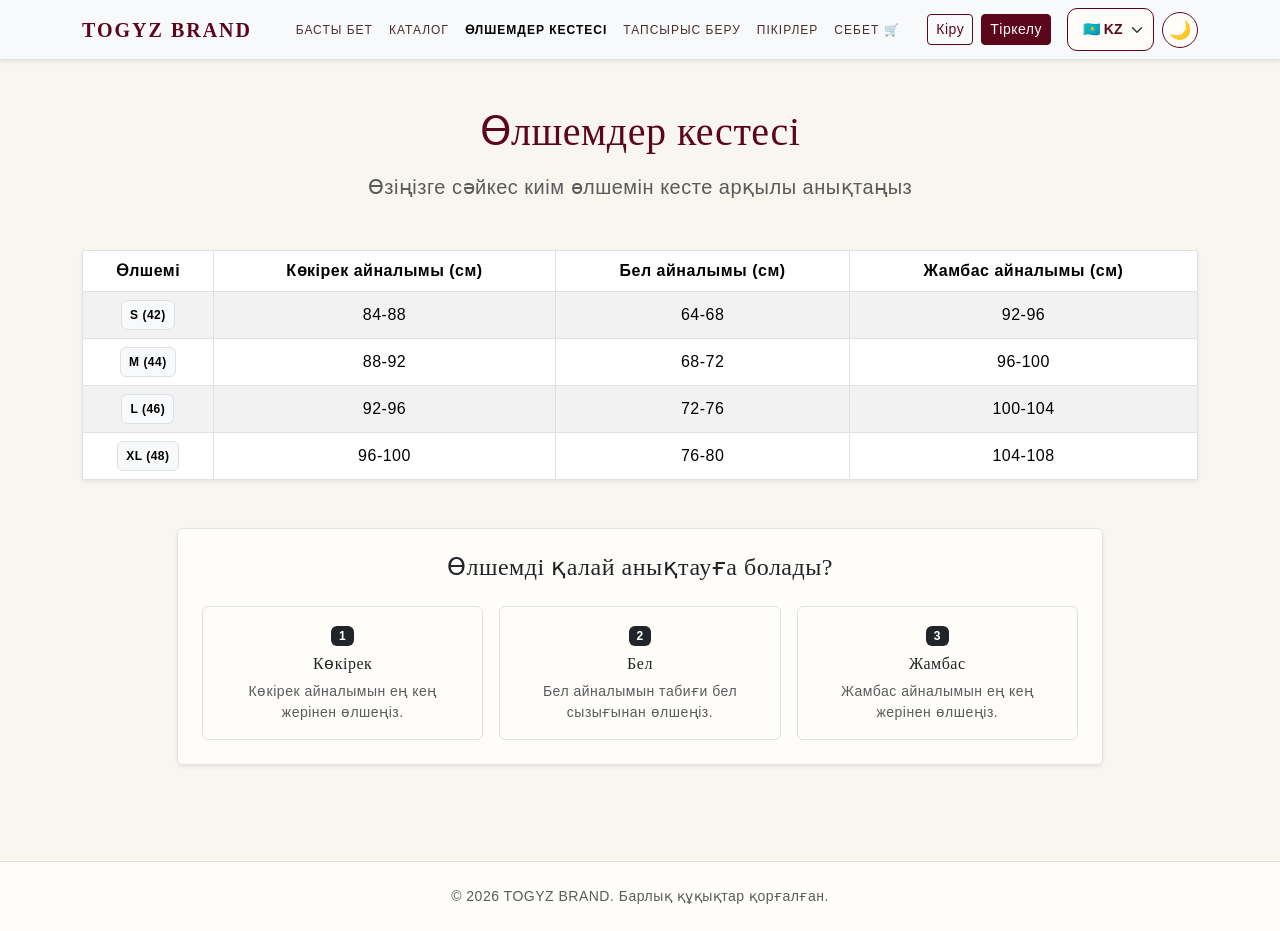
<file: size-guide.html>
<!DOCTYPE html>
<html lang="kk">
<head>
    <meta charset="UTF-8">
    <meta name="viewport" content="width=device-width, initial-scale=1.0">
    <title>Өлшемдер кестесі TOGYZ BRAND</title>
    <!-- Bootstrap 5.3.2 CDN -->
    <link href="https://cdn.jsdelivr.net/npm/bootstrap@5.3.2/dist/css/bootstrap.min.css" rel="stylesheet">
    <link rel="stylesheet" href="css/base.css">
    <link rel="stylesheet" href="css/dariya.css">
</head>
<body>

<nav class="navbar navbar-expand-lg bg-light border-bottom shadow-sm">
    <div class="container">
        <a class="navbar-brand fw-bold" href="index.html" style="color: #5C061C;">TOGYZ BRAND</a>
        <button class="navbar-toggler" type="button" data-bs-toggle="collapse" data-bs-target="#mainNavbar">
            <span class="navbar-toggler-icon"></span>
        </button>
        <div class="collapse navbar-collapse" id="mainNavbar">
            <ul class="navbar-nav mx-auto text-center">
                <li class="nav-item"><a class="nav-link" href="index.html" data-i18n="navHome">БАСТЫ БЕТ</a></li>
                <li class="nav-item"><a class="nav-link" href="catalog.html" data-i18n="navCatalog">КАТАЛОГ</a></li>
                <li class="nav-item"><a class="nav-link active fw-bold" href="size-guide.html" data-i18n="navSize">ӨЛШЕМДЕР КЕСТЕСІ</a></li>
                <li class="nav-item"><a class="nav-link" href="order.html" data-i18n="navOrder">ТАПСЫРЫС БЕРУ</a></li>
                <li class="nav-item"><a class="nav-link" href="reviews.html" data-i18n="navReviews">ПІКІРЛЕР</a></li>
                <li class="nav-item"><a class="nav-link" href="cart.html" data-i18n="navCart">СЕБЕТ 🛒</a></li>
            </ul>
            <div class="d-flex justify-content-center gap-2 mt-3 mt-lg-0 align-items-center">
                <a href="#login-modal" id="nav-login-btn" class="btn btn-outline-dark btn-sm" data-i18n="navLogin">Кіру</a>
                <a href="#signup-modal" id="nav-signup-btn" class="btn btn-dark btn-sm" data-i18n="navRegister">Тіркелу</a>
            </div>
        </div>
    </div>
</nav>

<main class="container py-5" id="size-guide-main-container">
    <section id="size-table-section">
        <h1 class="display-6 text-center mb-3" style="color: #5C061C;" data-i18n="sizeGuideTitle">Өлшемдер кестесі</h1>
        <p class="lead text-center text-body-secondary mb-5" data-i18n="sizeGuideSub">Өзіңізге сәйкес киім өлшемін кесте арқылы анықтаңыз</p>

        <div class="table-responsive shadow-sm mb-5">
            <table class="table table-bordered table-striped text-center align-middle mb-0" id="size-guide-table">
                <thead>
                    <tr>
                        <th data-i18n="thSize">Өлшем</th>
                        <th data-i18n="thBust">Көкірек айналымы (см)</th>
                        <th data-i18n="thWaist">Бел айналымы (см)</th>
                        <th data-i18n="thHips">Жамбас айналымы (см)</th>
                    </tr>
                </thead>
                <tbody id="size-table-body">
                    <tr id="size-row-s">
                        <td><span class="badge text-bg-light border p-2">S (42)</span></td>
                        <td>84-88</td>
                        <td>64-68</td>
                        <td>92-96</td>
                    </tr>
                    <tr id="size-row-m">
                        <td><span class="badge text-bg-light border p-2">M (44)</span></td>
                        <td>88-92</td>
                        <td>68-72</td>
                        <td>96-100</td>
                    </tr>
                    <tr id="size-row-l">
                        <td><span class="badge text-bg-light border p-2">L (46)</span></td>
                        <td>92-96</td>
                        <td>72-76</td>
                        <td>100-104</td>
                    </tr>
                    <tr id="size-row-xl">
                        <td><span class="badge text-bg-light border p-2">XL (48)</span></td>
                        <td>96-100</td>
                        <td>76-80</td>
                        <td>104-108</td>
                    </tr>
                </tbody>
            </table>
        </div>

        <div class="row justify-content-center" id="how-to-measure-section">
            <div class="col-12 col-lg-10">
                <div class="card shadow-sm border">
                    <div class="card-body p-4">
                        <h2 class="h4 text-center mb-4" data-i18n="howToMeasureTitle">Өлшемді қалай анықтауға болады?</h2>
                        <div class="row g-3">
                            <div class="col-12 col-md-4">
                                <div class="border rounded p-3 h-100 text-center">
                                    <span class="badge text-bg-dark mb-2">1</span>
                                    <h3 class="h6" data-i18n="step1Title">Көкірек</h3>
                                    <p class="small text-body-secondary mb-0" data-i18n="step1Desc">Көкірек айналымын ең кең жерінен өлшеңіз.</p>
                                </div>
                            </div>
                            <div class="col-12 col-md-4">
                                <div class="border rounded p-3 h-100 text-center">
                                    <span class="badge text-bg-dark mb-2">2</span>
                                    <h3 class="h6" data-i18n="step2Title">Бел</h3>
                                    <p class="small text-body-secondary mb-0" data-i18n="step2Desc">Бел айналымын табиғи бел сызығынан өлшеңіз.</p>
                                </div>
                            </div>
                            <div class="col-12 col-md-4">
                                <div class="border rounded p-3 h-100 text-center">
                                    <span class="badge text-bg-dark mb-2">3</span>
                                    <h3 class="h6" data-i18n="step3Title">Жамбас</h3>
                                    <p class="small text-body-secondary mb-0" data-i18n="step3Desc">Жамбас айналымын ең кең жерінен өлшеңіз.</p>
                                </div>
                            </div>
                        </div>
                    </div>
                </div>
            </div>
        </div>
    </section>
</main>

<footer class="container-fluid border-top text-center py-4 mt-5">
    <p class="small text-body-secondary mb-0" data-i18n="footerText">&copy; 2026 TOGYZ BRAND. Барлық құқықтар қорғалған.</p>
</footer>

<!-- Modals -->
<div id="login-modal" class="modal-overlay">
    <div class="modal-content">
        <a href="#" class="close-btn" id="close-login-btn">&times;</a>
        <h3 data-i18n="modalLoginTitle">Жүйеге кіру</h3>
        <form class="auth-form" id="size-login-form">
            <div class="form-group mb-2">
                <label for="login-email">Email:</label>
                <input type="email" id="login-email" class="form-control" required>
            </div>
            <div class="form-group mb-2">
                <label for="login-pass" data-i18n="labelPass">Құпия сөз:</label>
                <input type="password" id="login-pass" class="form-control" required>
            </div>
            <button type="submit" id="size-login-submit" class="btn btn-dark w-100 mt-2" data-i18n="navLogin">Кіру</button>
        </form>
    </div>
</div>

<div id="signup-modal" class="modal-overlay">
    <div class="modal-content">
        <a href="#" class="close-btn" id="close-signup-btn">&times;</a>
        <h3 data-i18n="modalSignupTitle">Тіркелу</h3>
        <form class="auth-form" id="size-signup-form">
            <div class="form-group mb-2">
                <label for="reg-name" data-i18n="labelName">Аты-жөні:</label>
                <input type="text" id="reg-name" class="form-control" required>
            </div>
            <div class="form-group mb-2">
                <label for="reg-email">Email:</label>
                <input type="email" id="reg-email" class="form-control" required>
            </div>
            <div class="form-group mb-2">
                <label for="reg-pass" data-i18n="labelPass">Құпия сөз:</label>
                <input type="password" id="reg-pass" class="form-control" required>
            </div>
            <button type="submit" id="size-signup-submit" class="btn btn-dark w-100 mt-2" data-i18n="navRegister">Тіркелу</button>
        </form>
    </div>
</div>

<script src="https://cdn.jsdelivr.net/npm/bootstrap@5.3.2/dist/js/bootstrap.bundle.min.js"></script>
<!-- jQuery 3.7.1 CDN -->
<script src="https://code.jquery.com/jquery-3.7.1.min.js"></script>
<script src="js/app-query.js" defer></script>
<script src="js/data.js" defer></script>
<script src="js/main.js" defer></script>
<script src="js/auth.js" defer></script>
<script src="js/size-guide.js" defer></script>
</body>
</html>
</file>
<file: css/base.css>
body {
    font-family: 'Montserrat', Arial, sans-serif;
    background-color: #F9F6F0;
    color: #4A2E2B;
    letter-spacing: 0.5px;
}

h1,
h2,
h3,
h4,
.navbar-brand {
    font-family: 'Cormorant Garamond', Georgia, serif;
    color: #5C061C;
}

.navbar {
    background-color: #FFFDF9;
}

.navbar-brand {
    color: #5C061C;
    letter-spacing: 2px;
}

.navbar-brand:hover,
.navbar-brand:focus {
    color: #8B0000;
}

.nav-link {
    color: #4A2E2B;
    font-size: 12px;
    letter-spacing: 1px;
}

.nav-link:hover,
.nav-link:focus,
.nav-link.active {
    color: #5C061C;
}

.btn-dark {
    background-color: #5C061C;
    border-color: #5C061C;
}

.btn-dark:hover,
.btn-dark:focus {
    background-color: #8B0000;
    border-color: #8B0000;
}

.btn-outline-dark {
    color: #5C061C;
    border-color: #5C061C;
}

.btn-outline-dark:hover {
    background-color: #5C061C;
    border-color: #5C061C;
    color: #ffffff;
}

.card {
    background-color: #FFFDF9;
    border-color: #E5D5C5;
}

footer {
    background-color: #FFFDF9;
    color: #7A5C58;
}

a {
    color: #5C061C;
}

a:hover {
    color: #8B0000;
}



.modal-overlay {
    position: fixed;
    inset: 0;
    background-color: rgba(0, 0, 0, 0.6);
    display: none;
    justify-content: center;
    align-items: center;
    z-index: 1050;
    padding: 20px;
}

.modal-overlay:target {
    display: flex;
}

.modal-content {
    background-color: #FFFDF9;
    width: 100%;
    max-width: 400px;
    padding: 30px;
    border: 1px solid #E5D5C5;
    border-radius: 8px;
    position: relative;
}

.close-btn {
    position: absolute;
    top: 10px;
    right: 15px;
    color: #5C061C;
    font-size: 24px;
    font-weight: bold;
    text-decoration: none;
}

.auth-form .form-group {
    margin-bottom: 15px;
}

.auth-form label {
    display: block;
    margin-bottom: 5px;
    color: #5C061C;
    font-weight: 600;
}

.auth-form input {
    width: 100%;
    padding: 8px 10px;
    border: 1px solid #E5D5C5;
    border-radius: 4px;
}

.fade-in-element {
  opacity: 0;
  transform: translateY(30px);
  transition: opacity 0.8s cubic-bezier(0.16, 1, 0.3, 1), transform 0.8s cubic-bezier(0.16, 1, 0.3, 1);
  will-change: opacity, transform;
}

.fade-in-element.is-visible {
  opacity: 1;
  transform: translateY(0);
}


.product-card, .card {
  transition: transform 0.4s ease, box-shadow 0.4s ease !important;
}

.product-card:hover, .card:hover {
  transform: translateY(-8px) !important;
  box-shadow: 0 16px 32px rgba(92, 6, 28, 0.08) !important;
}

.product-card img, .card img {
  transition: transform 0.6s cubic-bezier(0.16, 1, 0.3, 1) !important;
}

.product-card:hover img, .card:hover img {
  transform: scale(1.03) !important;
}


@keyframes cartBounce {
  0% { transform: scale(1); }
  30% { transform: scale(1.4) translateY(-6px); }
  50% { transform: scale(0.85) translateY(0); }
  75% { transform: scale(1.15) translateY(-3px); }
  100% { transform: scale(1) translateY(0); }
}

.bounce-animation {
  animation: cartBounce 0.5s ease-in-out;
  display: inline-block;
}


.btn-bounce {
  transform: scale(0.95);
  transition: transform 0.1s ease;
}

.cart-qty-btn {
  width: 28px;
  height: 28px;
  padding: 0;
  display: inline-flex;
  align-items: center;
  justify-content: center;
  border-radius: 6px;
  font-weight: bold;
  border: 1px solid #5C061C;
  color: #5C061C;
  background-color: #FDFCF9;
  transition: all 0.2s ease;
}

.cart-qty-btn:hover {
  background-color: #5C061C;
  color: #ffffff;
}

.cart-qty-count {
  min-width: 24px;
  text-align: center;
  font-weight: 600;
}

select.form-select,
.custom-styled-select {
  background-color: #FDFCF9 !important;
  color: #5C061C !important;
  border: 1.5px solid #5C061C !important;
  border-radius: 10px !important;
  padding: 10px 15px !important;
  font-weight: 500;
  box-shadow: none !important;
  cursor: pointer;
}

select.form-select option,
.custom-styled-select option {
  background-color: #FDFCF9 !important;
  color: #333333 !important;
  padding: 10px;
}

select.form-select:focus {
  border-color: #5C061C !important;
  box-shadow: 0 0 0 0.25rem rgba(92, 6, 28, 0.15) !important;
}


.custom-styled-select {
  background-color: #FDFCF9 !important;
  color: #5C061C !important;
  border: 1.5px solid #5C061C !important;
  border-radius: 10px !important;
  padding: 10px 15px !important;
  font-weight: 500;
  box-shadow: none !important;
  cursor: pointer;
}

.custom-dropdown-menu {
  position: absolute;
  top: 105%;
  left: 0;
  width: 100%;
  max-height: 250px;
  overflow-y: auto;
  background-color: #FDFCF9;
  border: 1.5px solid #5C061C;
  border-radius: 10px;
  z-index: 1000;
  padding: 5px 0;
}

.dropdown-header-group {
  padding: 8px 15px;
  font-size: 0.8rem;
  font-weight: bold;
  color: #888888;
  text-transform: uppercase;
  background-color: #F8F5EE;
}

.custom-dropdown-item {
  padding: 10px 15px;
  color: #333333;
  cursor: pointer;
  font-size: 0.95rem;
  transition: background-color 0.15s ease;
}

.custom-dropdown-item:hover {
  background-color: #5C061C;
  color: #ffffff;
}
#language-select {
  width: auto !important;
  min-width: 85px;
  padding-right: 28px !important; 
  background-position: right 8px center !important; 
}
.password-wrapper input[type="password"],
.password-wrapper input[type="text"] {
  padding-right: 40px !important; 
}
</file>
<file: css/dariya.css>
/* dariya.css */
.product-card {
    transition: transform 0.3s ease, box-shadow 0.3s ease;
}

.product-card:hover {
    transform: translateY(-6px);
    box-shadow: 0 8px 20px rgba(0, 0, 0, 0.12);
}

.product-card .card-img-top {
    height: 320px;
    object-fit: cover;
}

.price-amount {
    color: #5C061C;
}

.form-label {
    color: #5C061C;
}

.form-select:focus {
    border-color: #5C061C;
    box-shadow: 0 0 0 0.15rem rgba(92, 6, 28, 0.15);
}

.price-badge {
    color: #5C061C;
    font-weight: 600;
}

.is-hidden {
  display: none !important;
}

.is-active {
  border: 2px solid #5C061C !important;
  background-color: #F8EFE6 !important;
}


.has-error {
  border-color: #dc3545 !important;
}

.has-success {
  border-color: #198754 !important;
}
/* 12 STOREEZ манерасындағы анимациялар */
.fade-in-element {
  opacity: 0;
  transform: translateY(25px);
  transition: opacity 0.8s cubic-bezier(0.16, 1, 0.3, 1), transform 0.8s cubic-bezier(0.16, 1, 0.3, 1);
  will-change: opacity, transform;
}

.fade-in-element.is-visible {
  opacity: 1;
  transform: translateY(0);
}

.card, .product-card {
  transition: transform 0.4s ease, box-shadow 0.4s ease !important;
}

.card:hover, .product-card:hover {
  transform: translateY(-6px) !important;
  box-shadow: 0 12px 24px rgba(0, 0, 0, 0.08) !important;
}

.card img, .product-card img {
  transition: transform 0.6s cubic-bezier(0.16, 1, 0.3, 1) !important;
}

.card:hover img, .product-card:hover img {
  transform: scale(1.04) !important;
}
</file>
